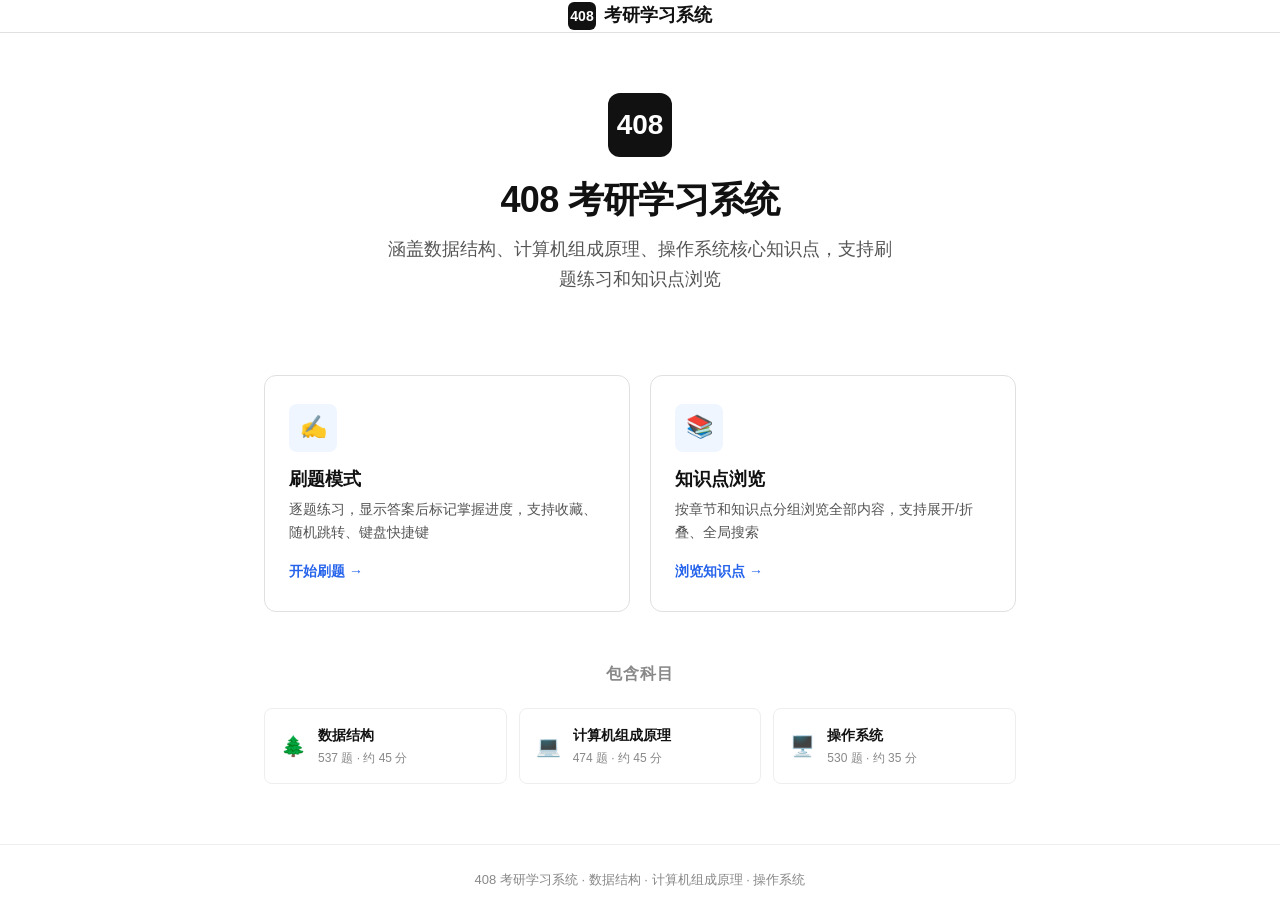
<file: home.html>
<!DOCTYPE html>
<html lang="zh-CN">
<head>
  <meta charset="UTF-8">
  <meta name="viewport" content="width=device-width, initial-scale=1.0">
  <title>408 考研学习系统</title>
  <meta name="theme-color" content="#2563eb">
  <link rel="manifest" href="manifest.json">
  <link rel="icon" type="image/png" href="icons/icon-192.png">
  <link rel="apple-touch-icon" href="icons/apple-touch-icon.png">
  <meta name="mobile-web-app-capable" content="yes">
  <meta name="apple-mobile-web-app-capable" content="yes">
  <meta name="apple-mobile-web-app-status-bar-style" content="default">
  <meta name="apple-mobile-web-app-title" content="408考研">
  <script>
  if ('serviceWorker' in navigator) {
    window.addEventListener('load', function () {
      navigator.serviceWorker.register('sw.js').catch(function (e) {
        console.warn('Service Worker 注册失败:', e);
      });
    });
  }
  </script>
  <link rel="stylesheet" href="css/variables.css">
  <link rel="stylesheet" href="css/reset.css">
  <link rel="stylesheet" href="css/layout.css">
  <link rel="stylesheet" href="css/components.css">
  <link rel="stylesheet" href="css/responsive.css">
  <style>
    .home-hero {
      text-align: center;
      padding: 60px 24px 40px;
    }
    .home-hero__icon {
      width: 64px;
      height: 64px;
      display: inline-flex;
      align-items: center;
      justify-content: center;
      background: var(--color-primary);
      color: var(--color-bg);
      border-radius: var(--radius-xl);
      font-size: 28px;
      font-weight: 800;
      margin-bottom: 20px;
    }
    .home-hero__title {
      font-size: 2.25rem;
      font-weight: 800;
      margin-bottom: 12px;
      letter-spacing: -0.02em;
    }
    .home-hero__desc {
      font-size: 1.125rem;
      color: var(--color-text-secondary);
      max-width: 520px;
      margin: 0 auto 40px;
      line-height: 1.7;
    }
    .home-modes {
      display: grid;
      grid-template-columns: repeat(2, 1fr);
      gap: 20px;
      max-width: 800px;
      margin: 0 auto 48px;
      padding: 0 24px;
    }
    .home-mode {
      display: flex;
      flex-direction: column;
      padding: 28px 24px;
      border: 1px solid var(--color-border);
      border-radius: var(--radius-xl);
      text-decoration: none;
      transition: all var(--transition-normal);
      background: var(--color-bg);
    }
    .home-mode:hover {
      border-color: var(--color-accent);
      box-shadow: 0 8px 24px var(--color-shadow);
      transform: translateY(-3px);
    }
    .home-mode__icon {
      width: 48px;
      height: 48px;
      display: flex;
      align-items: center;
      justify-content: center;
      background: var(--color-accent-bg);
      color: var(--color-accent);
      border-radius: var(--radius-lg);
      margin-bottom: 16px;
      font-size: 22px;
    }
    .home-mode__title {
      font-size: 1.125rem;
      font-weight: 700;
      color: var(--color-primary);
      margin-bottom: 8px;
    }
    .home-mode__desc {
      font-size: 0.875rem;
      color: var(--color-text-secondary);
      line-height: 1.6;
      flex: 1;
    }
    .home-mode__arrow {
      margin-top: 16px;
      font-size: 0.875rem;
      color: var(--color-accent);
      font-weight: 600;
    }
    .home-subjects {
      max-width: 800px;
      margin: 0 auto;
      padding: 0 24px 60px;
    }
    .home-subjects__title {
      font-size: 1rem;
      font-weight: 600;
      color: var(--color-text-muted);
      text-align: center;
      margin-bottom: 20px;
      text-transform: uppercase;
      letter-spacing: 0.05em;
    }
    .home-subjects__grid {
      display: grid;
      grid-template-columns: repeat(3, 1fr);
      gap: 12px;
    }
    .home-subject {
      display: flex;
      align-items: center;
      gap: 12px;
      padding: 14px 16px;
      border: 1px solid var(--color-border-light);
      border-radius: var(--radius-lg);
      text-decoration: none;
      transition: all var(--transition-fast);
      background: var(--color-bg);
    }
    .home-subject:hover {
      border-color: var(--color-accent);
      background: var(--color-accent-bg);
    }
    .home-subject__icon {
      font-size: 20px;
      flex-shrink: 0;
    }
    .home-subject__info {
      min-width: 0;
    }
    .home-subject__name {
      font-size: 0.875rem;
      font-weight: 600;
      color: var(--color-primary);
    }
    .home-subject__meta {
      font-size: 0.75rem;
      color: var(--color-text-muted);
    }
    .home-footer {
      text-align: center;
      padding: 24px;
      font-size: 0.8125rem;
      color: var(--color-text-muted);
      border-top: 1px solid var(--color-border-light);
    }
    @media (max-width: 768px) {
      .home-modes { grid-template-columns: 1fr; max-width: 400px; }
      .home-subjects__grid { grid-template-columns: 1fr; }
      .home-hero__title { font-size: 1.75rem; }
      .home-hero { padding: 40px 16px 24px; }
    }
  </style>
</head>
<body>
  <div style="min-height:100vh;display:flex;flex-direction:column;">
    <header class="header" style="justify-content:center;">
      <a href="home.html" class="header__logo">
        <span class="header__logo-icon">408</span>
        <span>考研学习系统</span>
      </a>
    </header>

    <main style="flex:1;">
      <div class="home-hero">
        <div class="home-hero__icon">408</div>
        <h1 class="home-hero__title">408 考研学习系统</h1>
        <p class="home-hero__desc">涵盖数据结构、计算机组成原理、操作系统核心知识点，支持刷题练习和知识点浏览</p>
      </div>

      <div class="home-modes">
        <a href="index.html" class="home-mode">
          <div class="home-mode__icon">&#9997;</div>
          <h2 class="home-mode__title">刷题模式</h2>
          <p class="home-mode__desc">逐题练习，显示答案后标记掌握进度，支持收藏、随机跳转、键盘快捷键</p>
          <span class="home-mode__arrow">开始刷题 &rarr;</span>
        </a>
        <a href="notes.html" class="home-mode">
          <div class="home-mode__icon">&#128218;</div>
          <h2 class="home-mode__title">知识点浏览</h2>
          <p class="home-mode__desc">按章节和知识点分组浏览全部内容，支持展开/折叠、全局搜索</p>
          <span class="home-mode__arrow">浏览知识点 &rarr;</span>
        </a>
      </div>

      <div class="home-subjects">
        <p class="home-subjects__title">包含科目</p>
        <div class="home-subjects__grid">
          <a href="index.html?set=ds" class="home-subject">
            <span class="home-subject__icon">&#127794;</span>
            <div class="home-subject__info">
              <div class="home-subject__name">数据结构</div>
              <div class="home-subject__meta">537 题 · 约 45 分</div>
            </div>
          </a>
          <a href="index.html?set=cs" class="home-subject">
            <span class="home-subject__icon">&#128187;</span>
            <div class="home-subject__info">
              <div class="home-subject__name">计算机组成原理</div>
              <div class="home-subject__meta">474 题 · 约 45 分</div>
            </div>
          </a>
          <a href="index.html?set=os" class="home-subject">
            <span class="home-subject__icon">&#128421;&#65039;</span>
            <div class="home-subject__info">
              <div class="home-subject__name">操作系统</div>
              <div class="home-subject__meta">530 题 · 约 35 分</div>
            </div>
          </a>
        </div>
      </div>
    </main>

    <footer class="home-footer">
      408 考研学习系统 &middot; 数据结构 · 计算机组成原理 · 操作系统
    </footer>
  </div>
</body>
</html>
</file>
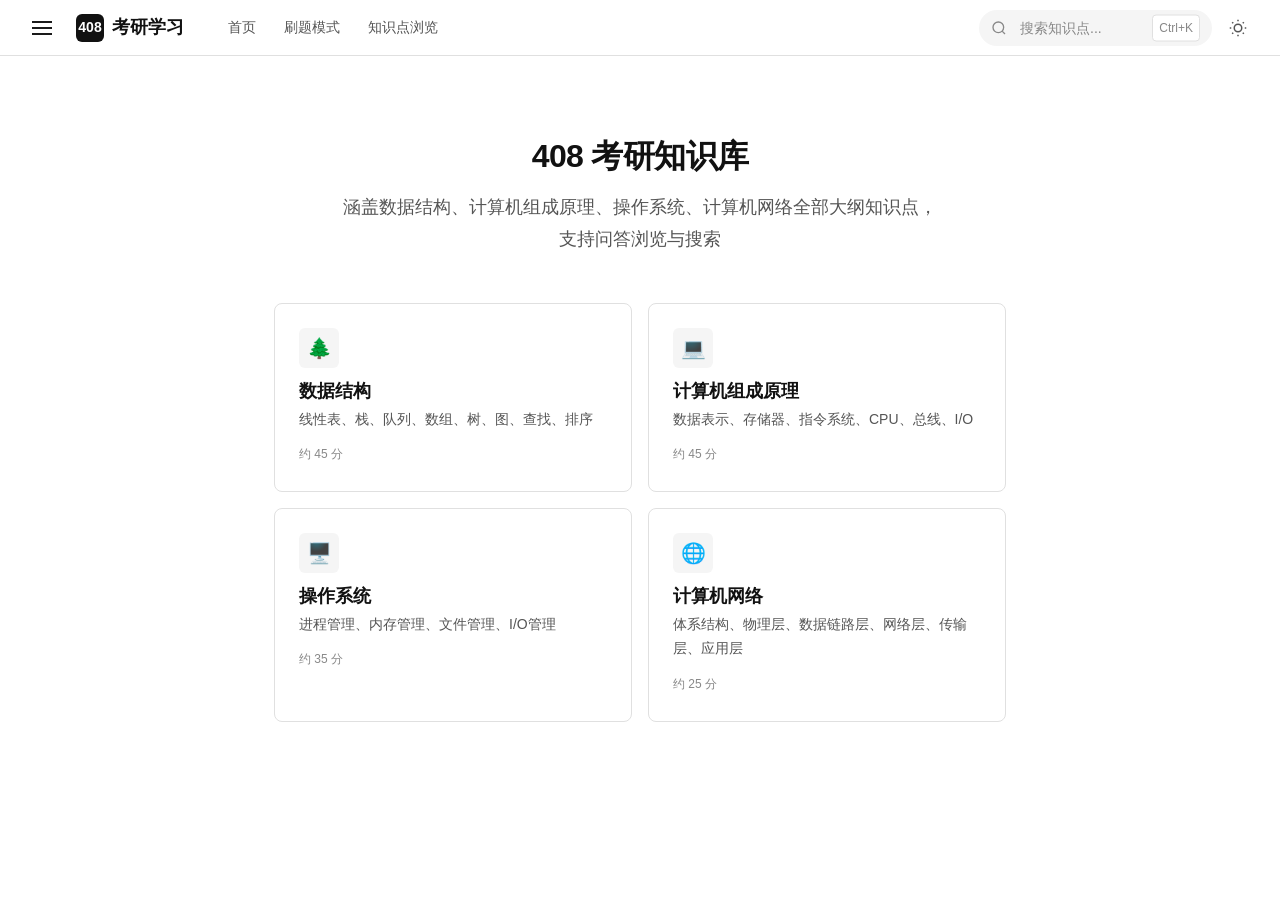
<file: notes.html>
<!DOCTYPE html>
<html lang="zh-CN">
<head>
  <meta charset="UTF-8">
  <meta name="viewport" content="width=device-width, initial-scale=1.0">
  <title>408 知识点浏览</title>
  <meta name="theme-color" content="#2563eb">
  <link rel="manifest" href="manifest.json">
  <link rel="icon" type="image/png" href="icons/icon-192.png">
  <link rel="apple-touch-icon" href="icons/apple-touch-icon.png">
  <meta name="mobile-web-app-capable" content="yes">
  <meta name="apple-mobile-web-app-capable" content="yes">
  <meta name="apple-mobile-web-app-status-bar-style" content="default">
  <meta name="apple-mobile-web-app-title" content="408考研">
  <script>
  if ('serviceWorker' in navigator) {
    window.addEventListener('load', function () {
      navigator.serviceWorker.register('sw.js').catch(function (e) {
        console.warn('Service Worker 注册失败:', e);
      });
    });
  }
  </script>
  <link rel="stylesheet" href="css/variables.css">
  <link rel="stylesheet" href="css/reset.css">
  <link rel="stylesheet" href="css/layout.css">
  <link rel="stylesheet" href="css/components.css">
  <link rel="stylesheet" href="css/notes.css">
  <link rel="stylesheet" href="css/responsive.css">
</head>
<body>
  <div class="app notes-layout">
    <!-- Header -->
    <header class="header">
      <button class="menu-btn" id="menuBtn" aria-label="打开目录">
        <span class="menu-btn__icon"></span>
      </button>
      <a href="home.html" class="header__logo">
        <span class="header__logo-icon">408</span>
        <span>考研学习</span>
      </a>
      <nav class="header__nav">
        <a href="home.html" class="header__nav-item">首页</a>
        <a href="index.html" class="header__nav-item">刷题模式</a>
        <a href="notes.html" class="header__nav-item active">知识点浏览</a>
      </nav>
      <div class="header__right">
        <div class="search">
          <svg class="search__icon" viewBox="0 0 24 24" fill="none" stroke="currentColor" stroke-width="2">
            <circle cx="11" cy="11" r="8"></circle>
            <path d="m21 21-4.35-4.35"></path>
          </svg>
          <input type="text" class="search__input" id="searchInput" placeholder="搜索知识点..." aria-label="搜索知识点">
          <span class="search__kbd">Ctrl+K</span>
        </div>
        <button class="theme-btn" id="themeBtn" aria-label="切换主题">
          <svg viewBox="0 0 24 24" fill="none" stroke="currentColor" stroke-width="2" class="theme-icon-light">
            <circle cx="12" cy="12" r="5"></circle>
            <path d="M12 1v2M12 21v2M4.22 4.22l1.42 1.42M18.36 18.36l1.42 1.42M1 12h2M21 12h2M4.22 19.78l1.42-1.42M18.36 5.64l1.42-1.42"></path>
          </svg>
          <svg viewBox="0 0 24 24" fill="none" stroke="currentColor" stroke-width="2" class="theme-icon-dark" style="display:none">
            <path d="M21 12.79A9 9 0 1 1 11.21 3 7 7 0 0 0 21 12.79z"></path>
          </svg>
        </button>
      </div>
    </header>

    <!-- Sidebar -->
    <aside class="sidebar" id="sidebar">
      <nav class="nav-tree" id="navTree"></nav>
    </aside>

    <!-- Overlay -->
    <div class="overlay" id="overlay"></div>

    <!-- Main Content -->
    <main class="main notes-main">
      <div class="main__content" id="contentArea">
        <div class="empty-state">
          <div class="empty-state__icon">&#128218;</div>
          <h2 class="empty-state__title">欢迎使用知识点浏览</h2>
          <p class="empty-state__desc">选择左侧科目开始学习，或使用搜索查找知识点</p>
        </div>
      </div>
    </main>

    <!-- Search Results -->
    <div class="search-results" id="searchResults">
      <div class="search-results__header">
        <span class="search-results__count" id="searchCount"></span>
        <button class="search-results__close" id="searchClose">关闭</button>
      </div>
      <div id="searchResultsList"></div>
    </div>

    <!-- Back to top -->
    <button class="back-to-top" id="backToTop" aria-label="回到顶部">
      <svg viewBox="0 0 24 24" fill="none" stroke="currentColor" stroke-width="2">
        <path d="M18 15l-6-6-6 6"></path>
      </svg>
    </button>
  </div>

  <script src="js/utils.js"></script>
  <script src="js/notes.js"></script>
</body>
</html>
</file>
<file: css/variables.css>
:root {
  --color-primary: #111111;
  --color-secondary: #333333;
  --color-text: #1a1a1a;
  --color-text-secondary: #555555;
  --color-text-muted: #888888;
  --color-bg: #ffffff;
  --color-bg-secondary: #fafafa;
  --color-bg-tertiary: #f5f5f5;

  --color-gray-50: #fafafa;
  --color-gray-100: #f5f5f5;
  --color-gray-200: #eeeeee;
  --color-gray-300: #e0e0e0;
  --color-gray-400: #cccccc;
  --color-gray-500: #999999;
  --color-gray-600: #666666;
  --color-gray-700: #444444;

  --color-accent: #2563eb;
  --color-accent-hover: #1d4ed8;
  --color-accent-light: #dbeafe;
  --color-accent-bg: #eff6ff;

  --color-high-freq: #fef3c7;
  --color-high-freq-border: #f59e0b;
  --color-high-freq-text: #92400e;
  --color-key-point: #f0fdf4;
  --color-key-point-border: #22c55e;
  --color-key-point-text: #166534;

  --color-success: #22c55e;
  --color-border: #e0e0e0;
  --color-border-light: #eeeeee;
  --color-shadow: rgba(0, 0, 0, 0.05);
  --color-overlay: rgba(0, 0, 0, 0.3);

  --font-sans: -apple-system, BlinkMacSystemFont, "Segoe UI", "Noto Sans SC", "PingFang SC", "Hiragino Sans GB", "Microsoft YaHei", sans-serif;
  --font-mono: "SF Mono", "Fira Code", "Fira Mono", "Roboto Mono", "Consolas", monospace;

  --text-xs: 0.75rem;
  --text-sm: 0.875rem;
  --text-base: 1rem;
  --text-lg: 1.125rem;
  --text-xl: 1.25rem;
  --text-2xl: 1.5rem;
  --text-3xl: 2rem;

  --leading-tight: 1.25;
  --leading-normal: 1.5;
  --leading-relaxed: 1.75;

  --space-1: 0.25rem;
  --space-2: 0.5rem;
  --space-3: 0.75rem;
  --space-4: 1rem;
  --space-5: 1.25rem;
  --space-6: 1.5rem;
  --space-8: 2rem;
  --space-10: 2.5rem;
  --space-12: 3rem;

  --sidebar-width: 280px;
  --header-height: 56px;
  --content-max-width: 780px;

  --radius-sm: 4px;
  --radius-md: 6px;
  --radius-lg: 8px;
  --radius-xl: 12px;
  --radius-full: 9999px;

  --transition-fast: 150ms ease;
  --transition-normal: 250ms ease;
  --transition-slow: 350ms ease;
}

[data-theme="dark"] {
  --color-primary: #f5f5f5;
  --color-secondary: #cccccc;
  --color-text: #e0e0e0;
  --color-text-secondary: #aaaaaa;
  --color-text-muted: #777777;
  --color-bg: #111111;
  --color-bg-secondary: #1a1a1a;
  --color-bg-tertiary: #222222;

  --color-gray-50: #1a1a1a;
  --color-gray-100: #222222;
  --color-gray-200: #2a2a2a;
  --color-gray-300: #333333;
  --color-gray-400: #555555;
  --color-gray-500: #777777;
  --color-gray-600: #999999;
  --color-gray-700: #bbbbbb;

  --color-accent: #60a5fa;
  --color-accent-hover: #93bbfd;
  --color-accent-light: #1e3a5f;
  --color-accent-bg: #172554;

  --color-high-freq: #422006;
  --color-high-freq-border: #b45309;
  --color-high-freq-text: #fbbf24;
  --color-key-point: #052e16;
  --color-key-point-border: #15803d;
  --color-key-point-text: #4ade80;

  --color-border: #333333;
  --color-border-light: #222222;
  --color-shadow: rgba(0, 0, 0, 0.3);
  --color-overlay: rgba(0, 0, 0, 0.6);
}
</file>
<file: css/layout.css>
/* ====== Shared Layout ====== */

.app {
  display: grid;
  grid-template-rows: var(--header-height) 1fr;
  min-height: 100vh;
}

/* Header */
.header {
  grid-column: 1 / -1;
  position: sticky;
  top: 0;
  z-index: 100;
  display: flex;
  align-items: center;
  gap: var(--space-4);
  padding: 0 var(--space-6);
  background: var(--color-bg);
  border-bottom: 1px solid var(--color-border);
  backdrop-filter: blur(8px);
}

.header__logo {
  display: flex;
  align-items: center;
  gap: var(--space-2);
  font-size: var(--text-lg);
  font-weight: 700;
  color: var(--color-primary);
  white-space: nowrap;
  text-decoration: none;
  flex-shrink: 0;
}

.header__logo:hover {
  color: var(--color-primary);
}

.header__logo-icon {
  width: 28px;
  height: 28px;
  display: flex;
  align-items: center;
  justify-content: center;
  background: var(--color-primary);
  color: var(--color-bg);
  border-radius: var(--radius-md);
  font-size: var(--text-sm);
  font-weight: 800;
}

.header__nav {
  display: flex;
  align-items: center;
  gap: var(--space-1);
  margin-left: var(--space-4);
  overflow-x: auto;
  scrollbar-width: none;
}

.header__nav::-webkit-scrollbar {
  display: none;
}

.header__nav-item {
  padding: var(--space-2) var(--space-3);
  font-size: var(--text-sm);
  font-weight: 500;
  color: var(--color-text-secondary);
  border-radius: var(--radius-md);
  white-space: nowrap;
  transition: all var(--transition-fast);
  text-decoration: none;
  display: flex;
  align-items: center;
  gap: var(--space-1);
}

.header__nav-item:hover {
  color: var(--color-text);
  background: var(--color-gray-100);
}

.header__nav-item.active {
  color: var(--color-accent);
  background: var(--color-accent-bg);
}

.header__right {
  display: flex;
  align-items: center;
  gap: var(--space-2);
  margin-left: auto;
}

/* Menu button */
.menu-btn {
  width: 36px;
  height: 36px;
  display: flex;
  align-items: center;
  justify-content: center;
  border-radius: var(--radius-md);
  transition: background var(--transition-fast);
  flex-shrink: 0;
}

.menu-btn:hover {
  background: var(--color-gray-100);
}

.menu-btn__icon {
  width: 20px;
  height: 2px;
  background: var(--color-text);
  position: relative;
  transition: background var(--transition-fast);
}

.menu-btn__icon::before,
.menu-btn__icon::after {
  content: "";
  position: absolute;
  width: 100%;
  height: 100%;
  background: inherit;
  left: 0;
  transition: transform var(--transition-fast);
}

.menu-btn__icon::before { top: -6px; }
.menu-btn__icon::after { top: 6px; }

/* Overlay */
.overlay {
  display: none;
  position: fixed;
  inset: 0;
  background: var(--color-overlay);
  z-index: 90;
  opacity: 0;
  transition: opacity var(--transition-normal);
}

.overlay.visible {
  display: block;
  opacity: 1;
}

/* Sidebar */
.sidebar {
  position: sticky;
  top: var(--header-height);
  height: calc(100vh - var(--header-height));
  overflow-y: auto;
  border-right: 1px solid var(--color-border);
  background: var(--color-bg-secondary);
  padding: var(--space-4) 0;
  transition: transform var(--transition-normal);
}

.sidebar__section {
  margin-bottom: var(--space-2);
}

.sidebar__section-title {
  padding: var(--space-2) var(--space-4);
  font-size: var(--text-xs);
  font-weight: 600;
  text-transform: uppercase;
  letter-spacing: 0.05em;
  color: var(--color-text-muted);
}

.sidebar__item {
  display: block;
  padding: var(--space-2) var(--space-4);
  padding-left: var(--space-6);
  font-size: var(--text-sm);
  color: var(--color-text-secondary);
  text-decoration: none;
  transition: all var(--transition-fast);
  border-left: 3px solid transparent;
}

.sidebar__item:hover {
  color: var(--color-text);
  background: var(--color-gray-100);
}

.sidebar__item.active {
  color: var(--color-accent);
  background: var(--color-accent-bg);
  border-left-color: var(--color-accent);
  font-weight: 500;
}

.sidebar__item--chapter {
  padding-left: var(--space-4);
  font-weight: 500;
  color: var(--color-text);
}

/* Nav tree */
.nav-tree details {
  margin: 0;
}

.nav-tree summary {
  display: flex;
  align-items: center;
  gap: var(--space-2);
  padding: var(--space-2) var(--space-4);
  font-size: var(--text-sm);
  font-weight: 500;
  color: var(--color-text);
  cursor: pointer;
  user-select: none;
  transition: background var(--transition-fast);
  list-style: none;
}

.nav-tree summary::-webkit-details-marker {
  display: none;
}

.nav-tree summary::before {
  content: "";
  width: 0;
  height: 0;
  border-left: 5px solid var(--color-text-muted);
  border-top: 3px solid transparent;
  border-bottom: 3px solid transparent;
  transition: transform var(--transition-fast);
  flex-shrink: 0;
}

.nav-tree details[open] > summary::before {
  transform: rotate(90deg);
}

.nav-tree summary:hover {
  background: var(--color-gray-100);
}

/* Main Content */
.main {
  min-width: 0;
  padding: var(--space-8) var(--space-8);
  max-width: 100%;
}

.main__content {
  max-width: var(--content-max-width);
  margin: 0 auto;
}

/* Breadcrumb */
.breadcrumb {
  display: flex;
  align-items: center;
  gap: var(--space-2);
  font-size: var(--text-sm);
  color: var(--color-text-muted);
  margin-bottom: var(--space-6);
  flex-wrap: wrap;
}

.breadcrumb a {
  color: var(--color-text-secondary);
  text-decoration: none;
}

.breadcrumb a:hover {
  color: var(--color-accent);
}

.breadcrumb__sep {
  color: var(--color-gray-400);
}

/* Home page */
.home {
  max-width: 900px;
  margin: 0 auto;
  padding: var(--space-12) var(--space-6);
}

.home__hero {
  text-align: center;
  margin-bottom: var(--space-12);
}

.home__title {
  font-size: var(--text-3xl);
  font-weight: 800;
  margin-bottom: var(--space-4);
  letter-spacing: -0.02em;
}

.home__subtitle {
  font-size: var(--text-lg);
  color: var(--color-text-secondary);
  max-width: 600px;
  margin: 0 auto var(--space-8);
}

.home__subjects {
  display: grid;
  grid-template-columns: repeat(2, 1fr);
  gap: var(--space-4);
  margin-bottom: var(--space-12);
}

.home__card {
  display: block;
  padding: var(--space-6);
  border: 1px solid var(--color-border);
  border-radius: var(--radius-lg);
  text-decoration: none;
  transition: all var(--transition-normal);
  background: var(--color-bg);
}

.home__card:hover {
  border-color: var(--color-accent);
  box-shadow: 0 4px 12px var(--color-shadow);
  transform: translateY(-2px);
}

.home__card-icon {
  width: 40px;
  height: 40px;
  display: flex;
  align-items: center;
  justify-content: center;
  background: var(--color-gray-100);
  border-radius: var(--radius-md);
  margin-bottom: var(--space-3);
  font-size: var(--text-xl);
}

.home__card-title {
  font-size: var(--text-lg);
  font-weight: 600;
  margin-bottom: var(--space-1);
  color: var(--color-primary);
}

.home__card-desc {
  font-size: var(--text-sm);
  color: var(--color-text-secondary);
  margin-bottom: var(--space-2);
}

.home__card-meta {
  font-size: var(--text-xs);
  color: var(--color-text-muted);
}

/* Empty state */
.empty-state {
  text-align: center;
  padding: var(--space-12) var(--space-4);
}

.empty-state__icon {
  font-size: 3rem;
  margin-bottom: var(--space-4);
}

.empty-state__title {
  font-size: var(--text-xl);
  font-weight: 600;
  margin-bottom: var(--space-2);
}

.empty-state__desc {
  font-size: var(--text-sm);
  color: var(--color-text-secondary);
}
</file>
<file: css/components.css>
/* Search */
.search {
  position: relative;
  flex: 1;
  max-width: 400px;
}

.search__input {
  width: 100%;
  height: 36px;
  padding: 0 var(--space-4) 0 var(--space-10);
  font-size: var(--text-sm);
  background: var(--color-gray-100);
  border: 1px solid transparent;
  border-radius: var(--radius-full);
  outline: none;
  transition: all var(--transition-fast);
}

.search__input:focus {
  background: var(--color-bg);
  border-color: var(--color-accent);
  box-shadow: 0 0 0 3px var(--color-accent-light);
}

.search__input::placeholder {
  color: var(--color-text-muted);
}

.search__icon {
  position: absolute;
  left: var(--space-3);
  top: 50%;
  transform: translateY(-50%);
  width: 16px;
  height: 16px;
  color: var(--color-text-muted);
  pointer-events: none;
}

.search__kbd {
  position: absolute;
  right: var(--space-3);
  top: 50%;
  transform: translateY(-50%);
  padding: 2px 6px;
  font-size: var(--text-xs);
  font-family: var(--font-sans);
  color: var(--color-text-muted);
  background: var(--color-bg);
  border: 1px solid var(--color-border);
  border-radius: var(--radius-sm);
  pointer-events: none;
}

/* Search Results */
.search-results {
  position: fixed;
  top: var(--header-height);
  left: 50%;
  transform: translateX(-50%);
  width: 90%;
  max-width: 640px;
  max-height: 70vh;
  overflow-y: auto;
  background: var(--color-bg);
  border: 1px solid var(--color-border);
  border-radius: var(--radius-lg);
  box-shadow: 0 8px 30px var(--color-shadow);
  z-index: 200;
  padding: var(--space-4);
  display: none;
}

.search-results.visible {
  display: block;
}

.search-results__header {
  display: flex;
  align-items: center;
  justify-content: space-between;
  margin-bottom: var(--space-3);
  padding-bottom: var(--space-3);
  border-bottom: 1px solid var(--color-border-light);
}

.search-results__count {
  font-size: var(--text-sm);
  color: var(--color-text-muted);
}

.search-results__close {
  padding: var(--space-1) var(--space-2);
  font-size: var(--text-xs);
  color: var(--color-text-muted);
  background: var(--color-gray-100);
  border-radius: var(--radius-sm);
}

.search-results__item {
  display: block;
  padding: var(--space-3) var(--space-4);
  border-radius: var(--radius-md);
  text-decoration: none;
  transition: background var(--transition-fast);
  margin-bottom: var(--space-1);
}

.search-results__item:hover {
  background: var(--color-gray-100);
}

.search-results__item-title {
  font-size: var(--text-sm);
  font-weight: 600;
  color: var(--color-primary);
  margin-bottom: var(--space-1);
}

.search-results__item-breadcrumb {
  font-size: var(--text-xs);
  color: var(--color-text-muted);
  margin-bottom: var(--space-1);
}

.search-results__item-snippet {
  font-size: var(--text-sm);
  color: var(--color-text-secondary);
  line-height: var(--leading-normal);
}

.search-results__item-snippet mark {
  background: var(--color-high-freq);
  color: var(--color-high-freq-text);
  padding: 0 2px;
  border-radius: 2px;
}

.search-results__empty {
  text-align: center;
  padding: var(--space-8);
  color: var(--color-text-muted);
  font-size: var(--text-sm);
}

/* Theme toggle */
.theme-btn {
  width: 36px;
  height: 36px;
  display: flex;
  align-items: center;
  justify-content: center;
  border-radius: var(--radius-md);
  transition: background var(--transition-fast);
  color: var(--color-text-secondary);
}

.theme-btn:hover {
  background: var(--color-gray-100);
  color: var(--color-text);
}

.theme-btn svg {
  width: 18px;
  height: 18px;
}

/* High frequency badge */
.freq-badge {
  display: inline-flex;
  align-items: center;
  gap: var(--space-1);
  padding: 2px 8px;
  font-size: var(--text-xs);
  font-weight: 600;
  color: var(--color-high-freq-text);
  background: var(--color-high-freq);
  border: 1px solid var(--color-high-freq-border);
  border-radius: var(--radius-full);
  white-space: nowrap;
  cursor: help;
  position: relative;
}

.freq-badge::before {
  content: "\2605";
  font-size: 10px;
}

/* Key point box */
.key-point {
  padding: var(--space-4);
  background: var(--color-key-point);
  border-left: 4px solid var(--color-key-point-border);
  border-radius: 0 var(--radius-md) var(--radius-md) 0;
  margin: var(--space-4) 0;
}

.key-point__label {
  font-size: var(--text-xs);
  font-weight: 600;
  color: var(--color-key-point-text);
  text-transform: uppercase;
  letter-spacing: 0.05em;
  margin-bottom: var(--space-2);
}

.key-point__text {
  font-size: var(--text-sm);
  color: var(--color-key-point-text);
  line-height: var(--leading-relaxed);
}

/* Loading skeleton */
.skeleton {
  background: linear-gradient(90deg, var(--color-gray-100) 25%, var(--color-gray-200) 50%, var(--color-gray-100) 75%);
  background-size: 200% 100%;
  animation: skeleton-pulse 1.5s infinite;
  border-radius: var(--radius-sm);
}

@keyframes skeleton-pulse {
  0% { background-position: 200% 0; }
  100% { background-position: -200% 0; }
}

.skeleton-line {
  height: 16px;
  margin-bottom: var(--space-2);
}

.skeleton-line:last-child {
  width: 60%;
}
</file>
<file: css/responsive.css>
/* ====== Responsive ====== */

/* Tablet & below: ≤ 1024px */
@media (max-width: 1024px) {
  .header__nav {
    display: none;
  }

  .search {
    max-width: 300px;
  }

  .home__subjects {
    grid-template-columns: repeat(2, 1fr);
  }
}

/* Mobile: ≤ 768px */
@media (max-width: 768px) {
  :root {
    --header-height: 52px;
  }

  .header {
    padding: 0 var(--space-4);
    gap: var(--space-2);
  }

  .header__logo span:not(.header__logo-icon) {
    display: none;
  }

  .search {
    max-width: 200px;
  }

  .search__kbd {
    display: none;
  }

  .sidebar {
    width: 85%;
    max-width: 320px;
  }

  .main {
    padding: var(--space-5) var(--space-4);
  }

  .home {
    padding: var(--space-8) var(--space-4);
  }

  .home__title {
    font-size: var(--text-2xl);
  }

  .home__subtitle {
    font-size: var(--text-base);
  }

  .home__subjects {
    grid-template-columns: 1fr;
  }

  .quiz-card__header {
    padding: var(--space-3) var(--space-4);
  }

  .quiz-card__body {
    padding: var(--space-5) var(--space-4) var(--space-4);
  }

  .quiz-card__actions {
    padding: 0 var(--space-4) var(--space-4);
  }

  .quiz-card__question {
    font-size: var(--text-base);
  }

  .quiz-nav {
    gap: var(--space-2);
  }

  .btn-secondary {
    padding: var(--space-3) var(--space-4);
    font-size: var(--text-sm);
    flex: 1;
    min-width: 0;
    white-space: nowrap;
  }

  .search-results {
    width: 95%;
    max-height: 60vh;
  }

  .breadcrumb {
    font-size: var(--text-xs);
  }
}

/* Small mobile: ≤ 480px */
@media (max-width: 480px) {
  .header__right {
    gap: var(--space-1);
  }

  .search {
    max-width: 160px;
  }

  .quiz-card__topic {
    font-size: 10px;
    padding: 2px 8px;
  }

  .quiz-card__counter {
    font-size: var(--text-xs);
  }

  .quiz-card__bookmark {
    font-size: 18px;
  }

  .quiz-card__question {
    font-size: var(--text-sm);
    line-height: var(--leading-normal);
  }

  .quiz-card__answer-text {
    font-size: var(--text-sm);
  }

  .btn-primary {
    padding: var(--space-3);
    font-size: var(--text-sm);
  }

  .btn-secondary {
    padding: var(--space-3) var(--space-3);
    font-size: var(--text-xs);
  }
}

@media (prefers-reduced-motion: reduce) {
  *, *::before, *::after {
    animation-duration: 0.01ms !important;
    animation-iteration-count: 1 !important;
    transition-duration: 0.01ms !important;
    scroll-behavior: auto !important;
  }
}
</file>
<file: css/notes.css>
/* ====== Notes Mode - 笔记式阅读 ====== */

.notes-layout {
  grid-template-columns: 1fr;
}

.notes-layout .sidebar {
  position: fixed;
  top: 0;
  left: 0;
  width: var(--sidebar-width);
  height: 100vh;
  z-index: 100;
  transform: translateX(-100%);
  transition: transform var(--transition-normal);
  padding-top: var(--space-6);
}

.notes-layout .sidebar.open {
  transform: translateX(0);
}

.notes-main {
  grid-column: 1;
}

/* 章节笔记区域 */
.note-section {
  margin-bottom: var(--space-10);
  scroll-margin-top: calc(var(--header-height) + var(--space-4));
}

.note-section__title {
  font-size: var(--text-xl);
  font-weight: 700;
  color: var(--color-primary);
  padding-bottom: var(--space-3);
  border-bottom: 2px solid var(--color-border);
  margin-bottom: var(--space-6);
  scroll-margin-top: calc(var(--header-height) + var(--space-4));
}

/* 每条问答 */
.note-qa {
  margin-bottom: var(--space-8);
}

.note-qa__question {
  font-size: var(--text-base);
  font-weight: 600;
  color: var(--color-primary);
  line-height: var(--leading-relaxed);
  margin-bottom: var(--space-3);
  padding-left: var(--space-4);
  border-left: 3px solid var(--color-accent);
}

.note-qa__answer {
  font-size: var(--text-base);
  line-height: var(--leading-relaxed);
  color: var(--color-text);
  padding-left: var(--space-4);
}

.note-qa__answer p {
  margin-bottom: var(--space-3);
}

.note-qa__answer pre {
  background: var(--color-gray-100);
  padding: var(--space-4);
  border-radius: var(--radius-md);
  margin: var(--space-3) 0;
  overflow-x: auto;
  border: 1px solid var(--color-border-light);
}

.note-qa__answer pre code {
  font-size: var(--text-sm);
  white-space: pre-wrap;
  font-family: var(--font-mono);
  background: none;
  padding: 0;
  border: none;
}

.note-qa__answer code {
  background: var(--color-gray-100);
  padding: 2px 6px;
  border-radius: var(--radius-sm);
  font-size: 0.9em;
  font-family: var(--font-mono);
  border: 1px solid var(--color-border-light);
}

.note-qa__answer ul,
.note-qa__answer ol {
  padding-left: var(--space-5);
  margin: var(--space-3) 0;
}

.note-qa__answer li {
  margin-bottom: var(--space-2);
  line-height: var(--leading-relaxed);
}

.note-qa__answer table {
  border-collapse: collapse;
  width: 100%;
  margin: var(--space-3) 0;
  font-size: var(--text-sm);
  display: block;
  overflow-x: auto;
}

.note-qa__answer th,
.note-qa__answer td {
  border: 1px solid var(--color-border);
  padding: var(--space-2) var(--space-3);
  text-align: left;
}

.note-qa__answer th {
  background: var(--color-bg-secondary);
  font-weight: 600;
}

.note-qa__answer strong {
  color: var(--color-primary);
  font-weight: 600;
}

/* 科目列表页 */
.chapter-list {
  list-style: none;
}

.chapter-list__item {
  padding: var(--space-4) var(--space-5);
  border: 1px solid var(--color-border-light);
  border-radius: var(--radius-md);
  margin-bottom: var(--space-3);
  transition: all var(--transition-fast);
  text-decoration: none;
  display: block;
  color: inherit;
}

.chapter-list__item:hover {
  border-color: var(--color-accent);
  box-shadow: 0 2px 8px var(--color-shadow);
  transform: translateY(-1px);
}

.chapter-list__item-title {
  font-size: var(--text-base);
  font-weight: 600;
  color: var(--color-primary);
  margin-bottom: var(--space-1);
}

.chapter-list__item-meta {
  font-size: var(--text-xs);
  color: var(--color-text-muted);
}

/* 回到顶部 */
.back-to-top {
  position: fixed;
  bottom: var(--space-6);
  right: var(--space-6);
  width: 40px;
  height: 40px;
  display: flex;
  align-items: center;
  justify-content: center;
  background: var(--color-primary);
  color: var(--color-bg);
  border-radius: 50%;
  box-shadow: 0 4px 12px var(--color-shadow);
  z-index: 50;
  transition: all var(--transition-fast);
  opacity: 0;
  pointer-events: none;
  border: none;
}

.back-to-top.visible {
  opacity: 1;
  pointer-events: auto;
}

.back-to-top:hover {
  transform: translateY(-2px);
}

.back-to-top svg {
  width: 18px;
  height: 18px;
}
</file>
